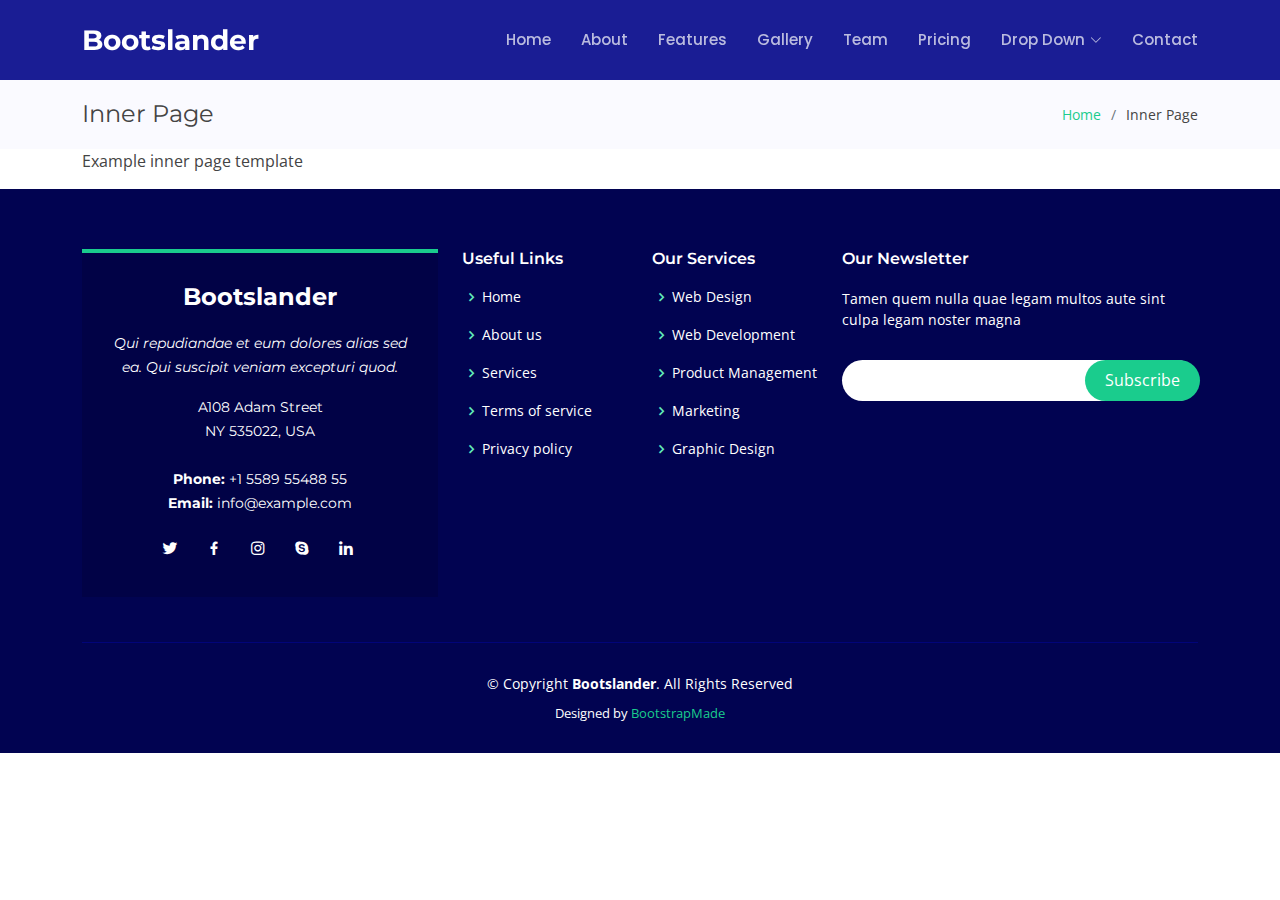
<file: inner-page.html>
<!DOCTYPE html>
<html lang="en">

<head>
  <meta charset="utf-8">
  <meta content="width=device-width, initial-scale=1.0" name="viewport">

  <title>Inner Page - Bootslander Bootstrap Template</title>
  <meta content="" name="description">
  <meta content="" name="keywords">

  <!-- Favicons -->
  <link href="assets/img/favicon.png" rel="icon">
  <link href="assets/img/apple-touch-icon.png" rel="apple-touch-icon">

  <!-- Google Fonts -->
  <link href="https://fonts.googleapis.com/css?family=Open+Sans:300,300i,400,400i,600,600i,700,700i|Montserrat:300,300i,400,400i,500,500i,600,600i,700,700i|Poppins:300,300i,400,400i,500,500i,600,600i,700,700i" rel="stylesheet">

  <!-- Vendor CSS Files -->
  <link href="assets/vendor/aos/aos.css" rel="stylesheet">
  <link href="assets/vendor/bootstrap/css/bootstrap.min.css" rel="stylesheet">
  <link href="assets/vendor/bootstrap-icons/bootstrap-icons.css" rel="stylesheet">
  <link href="assets/vendor/boxicons/css/boxicons.min.css" rel="stylesheet">
  <link href="assets/vendor/glightbox/css/glightbox.min.css" rel="stylesheet">
  <link href="assets/vendor/remixicon/remixicon.css" rel="stylesheet">
  <link href="assets/vendor/swiper/swiper-bundle.min.css" rel="stylesheet">

  <!-- Template Main CSS File -->
  <link href="assets/css/style.css" rel="stylesheet">

  <!-- =======================================================
  * Template Name: Bootslander - v4.9.1
  * Template URL: https://bootstrapmade.com/bootslander-free-bootstrap-landing-page-template/
  * Author: BootstrapMade.com
  * License: https://bootstrapmade.com/license/
  ======================================================== -->
</head>

<body>

  <!-- ======= Header ======= -->
  <header id="header" class="fixed-top d-flex align-items-center ">
    <div class="container d-flex align-items-center justify-content-between">

      <div class="logo">
        <h1><a href="index.html"><span>Bootslander</span></a></h1>
        <!-- Uncomment below if you prefer to use an image logo -->
        <!-- <a href="index.html"><img src="assets/img/logo.png" alt="" class="img-fluid"></a>-->
      </div>

      <nav id="navbar" class="navbar">
        <ul>
          <li><a class="nav-link scrollto " href="#hero">Home</a></li>
          <li><a class="nav-link scrollto" href="#about">About</a></li>
          <li><a class="nav-link scrollto" href="#features">Features</a></li>
          <li><a class="nav-link scrollto" href="#gallery">Gallery</a></li>
          <li><a class="nav-link scrollto" href="#team">Team</a></li>
          <li><a class="nav-link scrollto" href="#pricing">Pricing</a></li>
          <li class="dropdown"><a href="#"><span>Drop Down</span> <i class="bi bi-chevron-down"></i></a>
            <ul>
              <li><a href="#">Drop Down 1</a></li>
              <li class="dropdown"><a href="#"><span>Deep Drop Down</span> <i class="bi bi-chevron-right"></i></a>
                <ul>
                  <li><a href="#">Deep Drop Down 1</a></li>
                  <li><a href="#">Deep Drop Down 2</a></li>
                  <li><a href="#">Deep Drop Down 3</a></li>
                  <li><a href="#">Deep Drop Down 4</a></li>
                  <li><a href="#">Deep Drop Down 5</a></li>
                </ul>
              </li>
              <li><a href="#">Drop Down 2</a></li>
              <li><a href="#">Drop Down 3</a></li>
              <li><a href="#">Drop Down 4</a></li>
            </ul>
          </li>
          <li><a class="nav-link scrollto" href="#contact">Contact</a></li>
        </ul>
        <i class="bi bi-list mobile-nav-toggle"></i>
      </nav><!-- .navbar -->

    </div>
  </header><!-- End Header -->

  <main id="main">

    <!-- ======= Breadcrumbs Section ======= -->
    <section class="breadcrumbs">
      <div class="container">

        <div class="d-flex justify-content-between align-items-center">
          <h2>Inner Page</h2>
          <ol>
            <li><a href="index.html">Home</a></li>
            <li>Inner Page</li>
          </ol>
        </div>

      </div>
    </section><!-- End Breadcrumbs Section -->

    <section class="inner-page">
      <div class="container">
        <p>
          Example inner page template
        </p>
      </div>
    </section>

  </main><!-- End #main -->

  <!-- ======= Footer ======= -->
  <footer id="footer">
    <div class="footer-top">
      <div class="container">
        <div class="row">

          <div class="col-lg-4 col-md-6">
            <div class="footer-info">
              <h3>Bootslander</h3>
              <p class="pb-3"><em>Qui repudiandae et eum dolores alias sed ea. Qui suscipit veniam excepturi quod.</em></p>
              <p>
                A108 Adam Street <br>
                NY 535022, USA<br><br>
                <strong>Phone:</strong> +1 5589 55488 55<br>
                <strong>Email:</strong> info@example.com<br>
              </p>
              <div class="social-links mt-3">
                <a href="#" class="twitter"><i class="bx bxl-twitter"></i></a>
                <a href="#" class="facebook"><i class="bx bxl-facebook"></i></a>
                <a href="#" class="instagram"><i class="bx bxl-instagram"></i></a>
                <a href="#" class="google-plus"><i class="bx bxl-skype"></i></a>
                <a href="#" class="linkedin"><i class="bx bxl-linkedin"></i></a>
              </div>
            </div>
          </div>

          <div class="col-lg-2 col-md-6 footer-links">
            <h4>Useful Links</h4>
            <ul>
              <li><i class="bx bx-chevron-right"></i> <a href="#">Home</a></li>
              <li><i class="bx bx-chevron-right"></i> <a href="#">About us</a></li>
              <li><i class="bx bx-chevron-right"></i> <a href="#">Services</a></li>
              <li><i class="bx bx-chevron-right"></i> <a href="#">Terms of service</a></li>
              <li><i class="bx bx-chevron-right"></i> <a href="#">Privacy policy</a></li>
            </ul>
          </div>

          <div class="col-lg-2 col-md-6 footer-links">
            <h4>Our Services</h4>
            <ul>
              <li><i class="bx bx-chevron-right"></i> <a href="#">Web Design</a></li>
              <li><i class="bx bx-chevron-right"></i> <a href="#">Web Development</a></li>
              <li><i class="bx bx-chevron-right"></i> <a href="#">Product Management</a></li>
              <li><i class="bx bx-chevron-right"></i> <a href="#">Marketing</a></li>
              <li><i class="bx bx-chevron-right"></i> <a href="#">Graphic Design</a></li>
            </ul>
          </div>

          <div class="col-lg-4 col-md-6 footer-newsletter">
            <h4>Our Newsletter</h4>
            <p>Tamen quem nulla quae legam multos aute sint culpa legam noster magna</p>
            <form action="" method="post">
              <input type="email" name="email"><input type="submit" value="Subscribe">
            </form>

          </div>

        </div>
      </div>
    </div>

    <div class="container">
      <div class="copyright">
        &copy; Copyright <strong><span>Bootslander</span></strong>. All Rights Reserved
      </div>
      <div class="credits">
        <!-- All the links in the footer should remain intact. -->
        <!-- You can delete the links only if you purchased the pro version. -->
        <!-- Licensing information: https://bootstrapmade.com/license/ -->
        <!-- Purchase the pro version with working PHP/AJAX contact form: https://bootstrapmade.com/bootslander-free-bootstrap-landing-page-template/ -->
        Designed by <a href="https://bootstrapmade.com/">BootstrapMade</a>
      </div>
    </div>
  </footer><!-- End Footer -->

  <a href="#" class="back-to-top d-flex align-items-center justify-content-center"><i class="bi bi-arrow-up-short"></i></a>
  <div id="preloader"></div>

  <!-- Vendor JS Files -->
  <script src="assets/vendor/purecounter/purecounter_vanilla.js"></script>
  <script src="assets/vendor/aos/aos.js"></script>
  <script src="assets/vendor/bootstrap/js/bootstrap.bundle.min.js"></script>
  <script src="assets/vendor/glightbox/js/glightbox.min.js"></script>
  <script src="assets/vendor/swiper/swiper-bundle.min.js"></script>
  <script src="assets/vendor/php-email-form/validate.js"></script>

  <!-- Template Main JS File -->
  <script src="assets/js/main.js"></script>

</body>

</html>
</file>
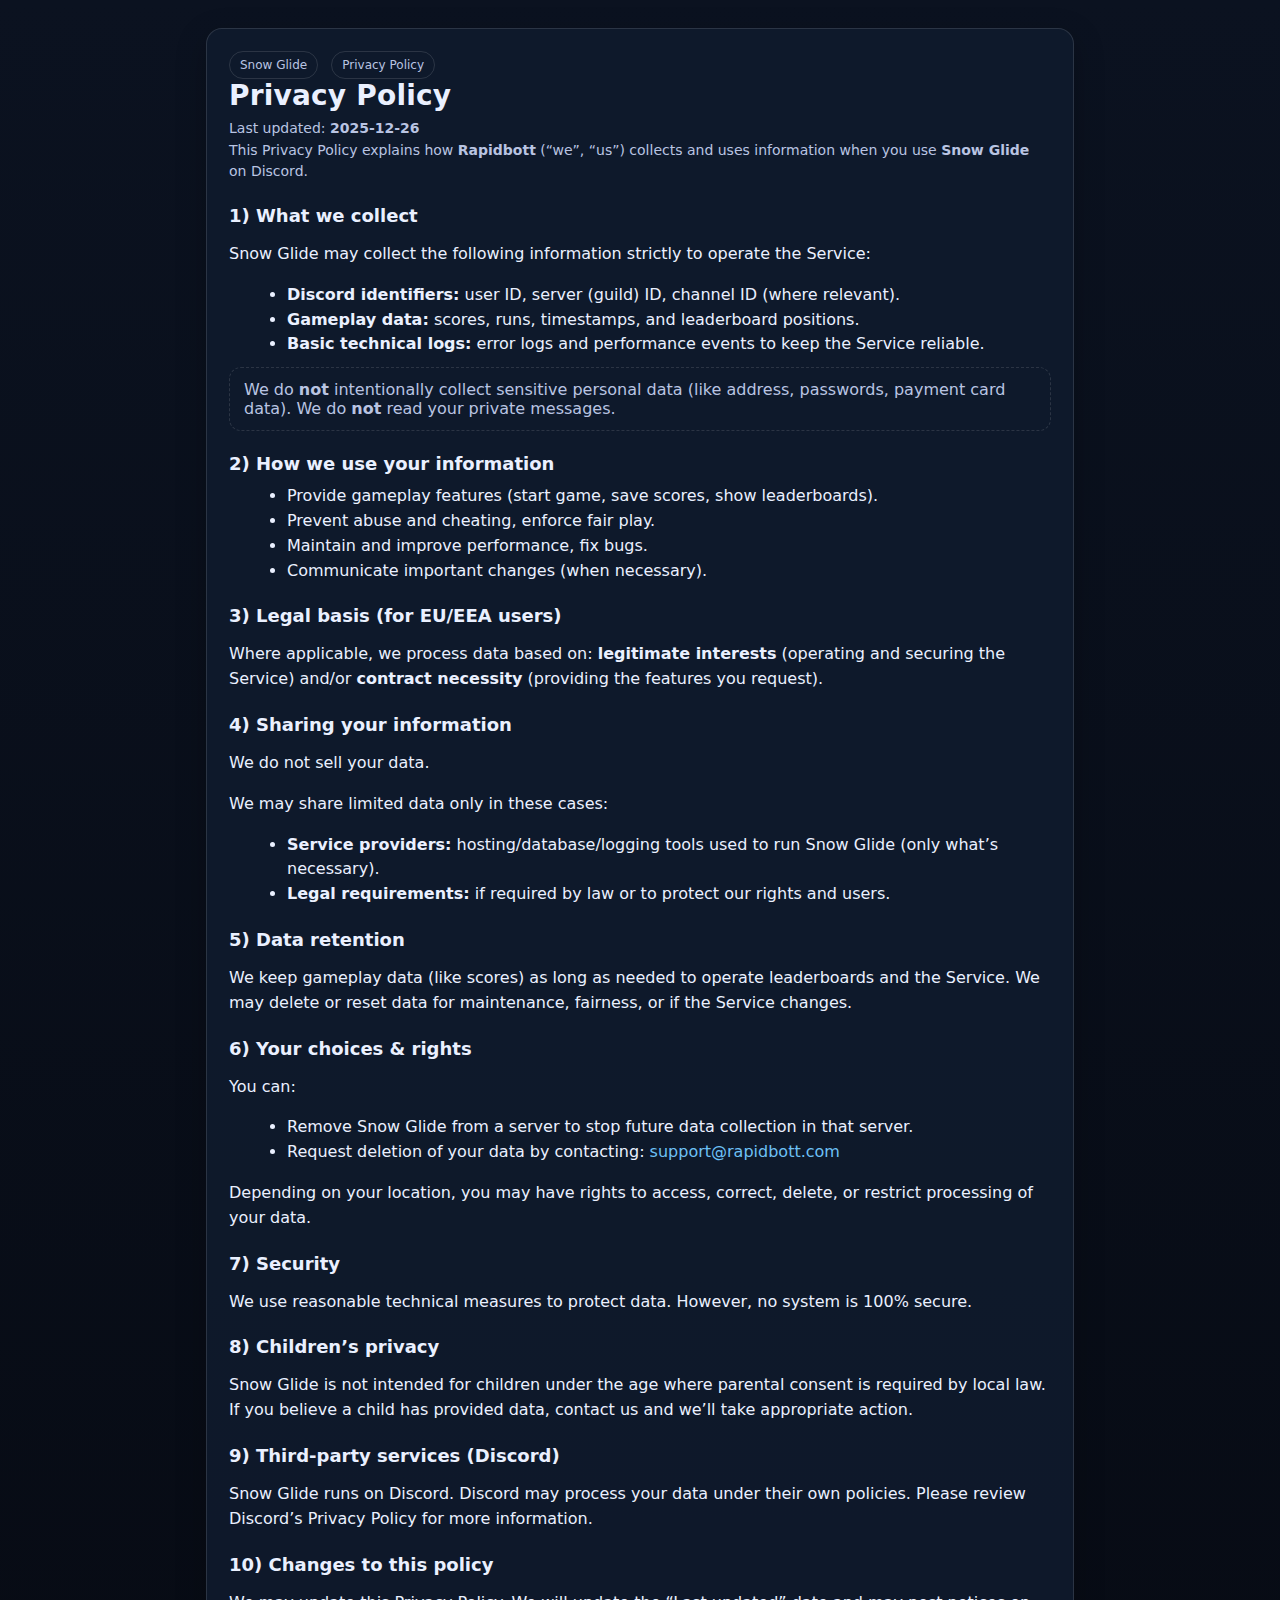
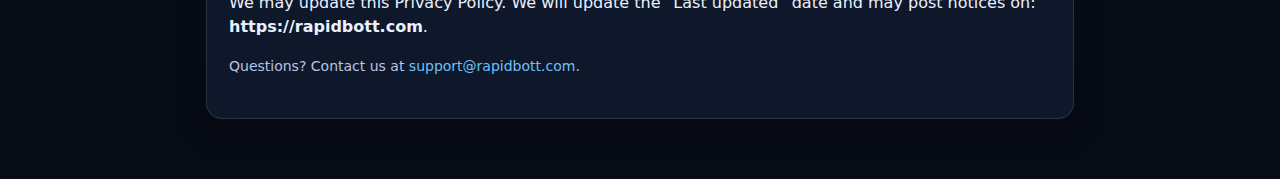
<file: snow-glide-privacy.html>
<!-- Snow Glide – Privacy Policy (HTML Page)
     Replace: YOUR_SITE_NAME, YOUR_COMPANY_NAME, YOUR_CONTACT_EMAIL, YOUR_WEBSITE_URL
-->
<!doctype html>
<html lang="en">
<head>
  <meta charset="utf-8" />
  <meta name="viewport" content="width=device-width,initial-scale=1" />
  <title>Snow Glide – Privacy Policy</title>
  <meta name="description" content="Privacy Policy for Snow Glide (Discord game/app)." />
  <style>
    :root { --bg:#0b1220; --card:#0f1a2d; --text:#eaf0ff; --muted:#b9c4e2; --link:#6dc1f6; --border:rgba(255,255,255,.12); }
    *{box-sizing:border-box} body{margin:0;font-family:ui-sans-serif,system-ui,-apple-system,Segoe UI,Roboto,Arial; background:linear-gradient(180deg,#0b1220,#070b14); color:var(--text);}
    a{color:var(--link); text-decoration:none} a:hover{text-decoration:underline}
    .wrap{max-width:900px;margin:0 auto;padding:28px 16px 60px}
    .card{background:rgba(15,26,45,.92); border:1px solid var(--border); border-radius:16px; padding:22px; box-shadow:0 10px 30px rgba(0,0,0,.25)}
    h1{margin:0 0 6px;font-size:28px;letter-spacing:.2px}
    .sub{margin:0 0 18px;color:var(--muted);font-size:14px}
    h2{margin:22px 0 10px;font-size:18px}
    p,li{color:var(--text);line-height:1.55}
    ul{margin:10px 0 0 18px}
    .pill{display:inline-block;padding:6px 10px;border:1px solid var(--border);border-radius:999px;color:var(--muted);font-size:12px;margin-right:8px}
    .note{padding:12px 14px;border:1px dashed var(--border);border-radius:12px;color:var(--muted);margin-top:10px}
    code{background:rgba(255,255,255,.08); padding:2px 6px; border-radius:6px}
  </style>
</head>
<body>
  <div class="wrap">
    <div class="card">
      <div>
        <span class="pill">Snow Glide</span>
        <span class="pill">Privacy Policy</span>
      </div>

      <h1>Privacy Policy</h1>
      <p class="sub">
        Last updated: <strong>2025-12-26</strong><br />
        This Privacy Policy explains how <strong>Rapidbott</strong> (“we”, “us”) collects and uses information when you use <strong>Snow Glide</strong> on Discord.
      </p>

      <h2>1) What we collect</h2>
      <p>Snow Glide may collect the following information strictly to operate the Service:</p>
      <ul>
        <li><strong>Discord identifiers:</strong> user ID, server (guild) ID, channel ID (where relevant).</li>
        <li><strong>Gameplay data:</strong> scores, runs, timestamps, and leaderboard positions.</li>
        <li><strong>Basic technical logs:</strong> error logs and performance events to keep the Service reliable.</li>
      </ul>

      <div class="note">
        We do <strong>not</strong> intentionally collect sensitive personal data (like address, passwords, payment card data).
        We do <strong>not</strong> read your private messages.
      </div>

      <h2>2) How we use your information</h2>
      <ul>
        <li>Provide gameplay features (start game, save scores, show leaderboards).</li>
        <li>Prevent abuse and cheating, enforce fair play.</li>
        <li>Maintain and improve performance, fix bugs.</li>
        <li>Communicate important changes (when necessary).</li>
      </ul>

      <h2>3) Legal basis (for EU/EEA users)</h2>
      <p>
        Where applicable, we process data based on:
        <strong>legitimate interests</strong> (operating and securing the Service) and/or
        <strong>contract necessity</strong> (providing the features you request).
      </p>

      <h2>4) Sharing your information</h2>
      <p>We do not sell your data.</p>
      <p>We may share limited data only in these cases:</p>
      <ul>
        <li><strong>Service providers:</strong> hosting/database/logging tools used to run Snow Glide (only what’s necessary).</li>
        <li><strong>Legal requirements:</strong> if required by law or to protect our rights and users.</li>
      </ul>

      <h2>5) Data retention</h2>
      <p>
        We keep gameplay data (like scores) as long as needed to operate leaderboards and the Service.
        We may delete or reset data for maintenance, fairness, or if the Service changes.
      </p>

      <h2>6) Your choices & rights</h2>
      <p>You can:</p>
      <ul>
        <li>Remove Snow Glide from a server to stop future data collection in that server.</li>
        <li>Request deletion of your data by contacting: <a href="mailto:support@rapidbott.com">support@rapidbott.com</a></li>
      </ul>
      <p>
        Depending on your location, you may have rights to access, correct, delete, or restrict processing of your data.
      </p>

      <h2>7) Security</h2>
      <p>
        We use reasonable technical measures to protect data. However, no system is 100% secure.
      </p>

      <h2>8) Children’s privacy</h2>
      <p>
        Snow Glide is not intended for children under the age where parental consent is required by local law.
        If you believe a child has provided data, contact us and we’ll take appropriate action.
      </p>

      <h2>9) Third-party services (Discord)</h2>
      <p>
        Snow Glide runs on Discord. Discord may process your data under their own policies.
        Please review Discord’s Privacy Policy for more information.
      </p>

      <h2>10) Changes to this policy</h2>
      <p>
        We may update this Privacy Policy. We will update the “Last updated” date and may post notices on:
        <strong>https://rapidbott.com</strong>.
      </p>

      <p class="sub" style="margin-top:16px">
        Questions? Contact us at <a href="mailto:support@rapidbott.com">support@rapidbott.com</a>.
      </p>
    </div>
  </div>
</body>
</html>
</file>
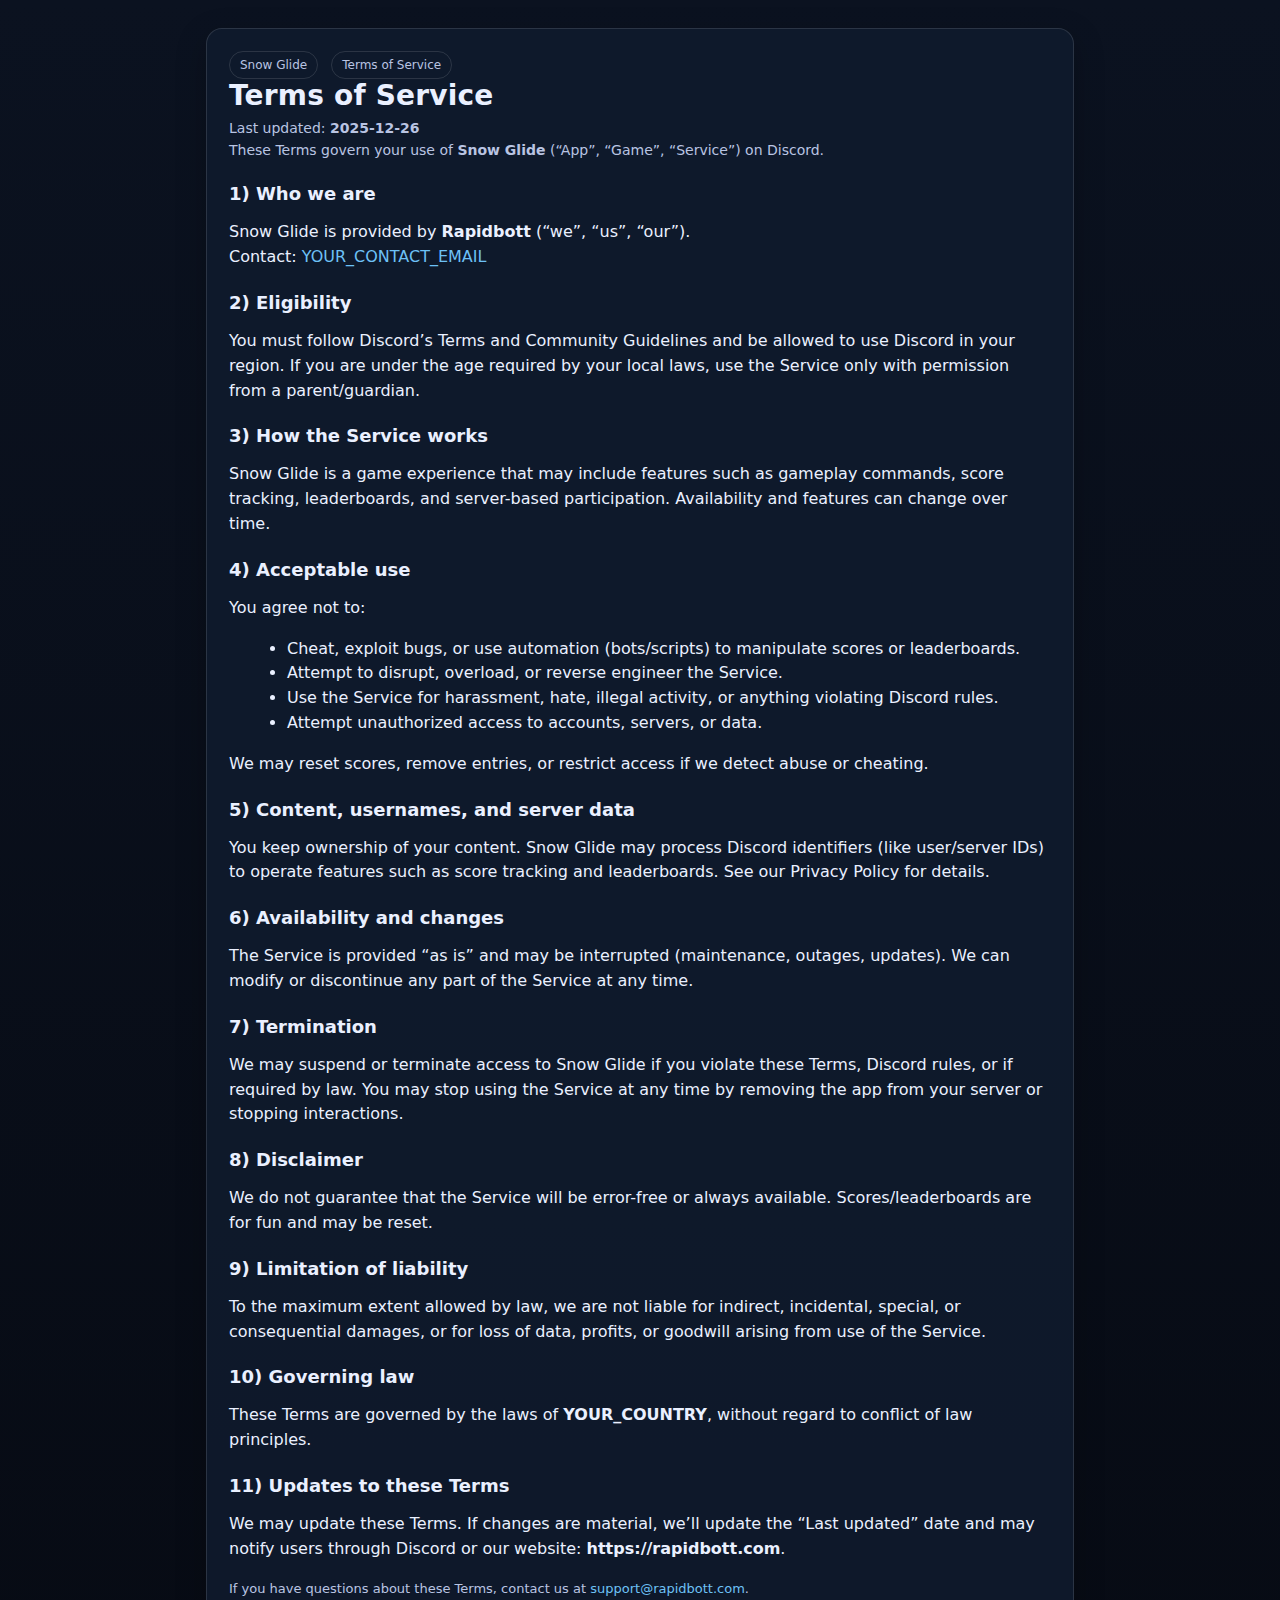
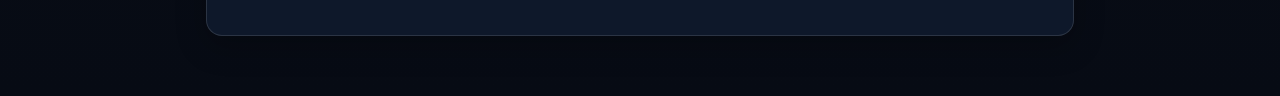
<file: snow-glide-terms.html>
<!-- Snow Glide – Terms of Service (HTML Page)
     Replace: YOUR_SITE_NAME, YOUR_COMPANY_NAME, YOUR_CONTACT_EMAIL, YOUR_COUNTRY, YOUR_WEBSITE_URL
-->
<!doctype html>
<html lang="en">
<head>
  <meta charset="utf-8" />
  <meta name="viewport" content="width=device-width,initial-scale=1" />
  <title>Snow Glide – Terms of Service</title>
  <meta name="description" content="Terms of Service for Snow Glide (Discord game/app)." />
  <style>
    :root { --bg:#0b1220; --card:#0f1a2d; --text:#eaf0ff; --muted:#b9c4e2; --link:#6dc1f6; --border:rgba(255,255,255,.12); }
    *{box-sizing:border-box} body{margin:0;font-family:ui-sans-serif,system-ui,-apple-system,Segoe UI,Roboto,Arial; background:linear-gradient(180deg,#0b1220,#070b14); color:var(--text);}
    a{color:var(--link); text-decoration:none} a:hover{text-decoration:underline}
    .wrap{max-width:900px;margin:0 auto;padding:28px 16px 60px}
    .card{background:rgba(15,26,45,.92); border:1px solid var(--border); border-radius:16px; padding:22px; box-shadow:0 10px 30px rgba(0,0,0,.25)}
    h1{margin:0 0 6px;font-size:28px;letter-spacing:.2px}
    .sub{margin:0 0 18px;color:var(--muted);font-size:14px}
    h2{margin:22px 0 10px;font-size:18px}
    p,li{color:var(--text);line-height:1.55}
    ul{margin:10px 0 0 18px}
    .pill{display:inline-block;padding:6px 10px;border:1px solid var(--border);border-radius:999px;color:var(--muted);font-size:12px;margin-right:8px}
    .footer{margin-top:18px;color:var(--muted);font-size:13px}
    code{background:rgba(255,255,255,.08); padding:2px 6px; border-radius:6px}
  </style>
</head>
<body>
  <div class="wrap">
    <div class="card">
      <div>
        <span class="pill">Snow Glide</span>
        <span class="pill">Terms of Service</span>
      </div>

      <h1>Terms of Service</h1>
      <p class="sub">
        Last updated: <strong>2025-12-26</strong><br />
        These Terms govern your use of <strong>Snow Glide</strong> (“App”, “Game”, “Service”) on Discord.
      </p>

      <h2>1) Who we are</h2>
      <p>
        Snow Glide is provided by <strong>Rapidbott</strong> (“we”, “us”, “our”).<br />
        Contact: <a href="mailto:support@rapidbott.com">YOUR_CONTACT_EMAIL</a>
      </p>

      <h2>2) Eligibility</h2>
      <p>
        You must follow Discord’s Terms and Community Guidelines and be allowed to use Discord in your region.
        If you are under the age required by your local laws, use the Service only with permission from a parent/guardian.
      </p>

      <h2>3) How the Service works</h2>
      <p>
        Snow Glide is a game experience that may include features such as gameplay commands, score tracking, leaderboards,
        and server-based participation. Availability and features can change over time.
      </p>

      <h2>4) Acceptable use</h2>
      <p>You agree not to:</p>
      <ul>
        <li>Cheat, exploit bugs, or use automation (bots/scripts) to manipulate scores or leaderboards.</li>
        <li>Attempt to disrupt, overload, or reverse engineer the Service.</li>
        <li>Use the Service for harassment, hate, illegal activity, or anything violating Discord rules.</li>
        <li>Attempt unauthorized access to accounts, servers, or data.</li>
      </ul>
      <p>
        We may reset scores, remove entries, or restrict access if we detect abuse or cheating.
      </p>

      <h2>5) Content, usernames, and server data</h2>
      <p>
        You keep ownership of your content. Snow Glide may process Discord identifiers (like user/server IDs) to
        operate features such as score tracking and leaderboards. See our Privacy Policy for details.
      </p>

      <h2>6) Availability and changes</h2>
      <p>
        The Service is provided “as is” and may be interrupted (maintenance, outages, updates). We can modify or
        discontinue any part of the Service at any time.
      </p>

      <h2>7) Termination</h2>
      <p>
        We may suspend or terminate access to Snow Glide if you violate these Terms, Discord rules, or if required by law.
        You may stop using the Service at any time by removing the app from your server or stopping interactions.
      </p>

      <h2>8) Disclaimer</h2>
      <p>
        We do not guarantee that the Service will be error-free or always available. Scores/leaderboards are for fun and may be reset.
      </p>

      <h2>9) Limitation of liability</h2>
      <p>
        To the maximum extent allowed by law, we are not liable for indirect, incidental, special, or consequential damages,
        or for loss of data, profits, or goodwill arising from use of the Service.
      </p>

      <h2>10) Governing law</h2>
      <p>
        These Terms are governed by the laws of <strong>YOUR_COUNTRY</strong>, without regard to conflict of law principles.
      </p>

      <h2>11) Updates to these Terms</h2>
      <p>
        We may update these Terms. If changes are material, we’ll update the “Last updated” date and may notify users
        through Discord or our website: <strong>https://rapidbott.com</strong>.
      </p>

      <p class="footer">
        If you have questions about these Terms, contact us at
        <a href="mailto:support@rapidbott.com">support@rapidbott.com</a>.
      </p>
    </div>
  </div>
</body>
</html>
</file>
<file: assets/css/style.css>
/**
* Template Name: Bootslander - v4.9.1
* Template URL: https://bootstrapmade.com/bootslander-free-bootstrap-landing-page-template/
* Author: BootstrapMade.com
* License: https://bootstrapmade.com/license/
*/

/*--------------------------------------------------------------
# General
--------------------------------------------------------------*/
body {
  font-family: "Open Sans", sans-serif;
  color: #444444;
  overflow-x: hidden;
}

a {
  color: #1acc8d;
  text-decoration: none;
}

a:hover {
  color: #34e5a6;
  text-decoration: none;
}

h1,
h2,
h3,
h4,
h5,
h6 {
  font-family: "Montserrat", sans-serif;
}

/*--------------------------------------------------------------
# Preloader
--------------------------------------------------------------*/
#preloader {
  position: fixed;
  top: 0;
  left: 0;
  right: 0;
  bottom: 0;
  z-index: 9999;
  overflow: hidden;
  background: #fff;
}

#preloader:before {
  content: "";
  position: fixed;
  top: calc(50% - 30px);
  left: calc(50% - 30px);
  border: 6px solid #1acc8d;
  border-top-color: #d2f9eb;
  border-radius: 50%;
  width: 60px;
  height: 60px;
  -webkit-animation: animate-preloader 1s linear infinite;
  animation: animate-preloader 1s linear infinite;
}

@-webkit-keyframes animate-preloader {
  0% {
    transform: rotate(0deg);
  }

  100% {
    transform: rotate(360deg);
  }
}

@keyframes animate-preloader {
  0% {
    transform: rotate(0deg);
  }

  100% {
    transform: rotate(360deg);
  }
}

/*--------------------------------------------------------------
# Back to top button
--------------------------------------------------------------*/
.back-to-top {
  position: fixed;
  visibility: hidden;
  opacity: 0;
  right: 15px;
  bottom: 15px;
  z-index: 996;
  background: #1acc8d;
  width: 40px;
  height: 40px;
  border-radius: 50px;
  transition: all 0.4s;
}

.back-to-top i {
  font-size: 28px;
  color: #fff;
  line-height: 0;
}

.back-to-top:hover {
  background: #2be4a2;
  color: #fff;
}

.back-to-top.active {
  visibility: visible;
  opacity: 1;
}

/*--------------------------------------------------------------
# Disable AOS delay on mobile
--------------------------------------------------------------*/
@media screen and (max-width: 768px) {
  [data-aos-delay] {
    transition-delay: 0 !important;
  }
}

/*--------------------------------------------------------------
# Header
--------------------------------------------------------------*/
#header {
  height: 80px;
  transition: all 0.5s;
  z-index: 997;
  transition: all 0.5s;
  background: rgba(1, 4, 136, 0.9);
}

#header.header-transparent {
  background: transparent;
}

#header.header-scrolled {
  background: rgba(1, 4, 136, 0.9);
  height: 60px;
}

#header .logo h1 {
  font-size: 28px;
  margin: 0;
  padding: 0;
  line-height: 1;
  font-weight: 700;
}

#header .logo h1 a,
#header .logo h1 a:hover {
  color: #fff;
  text-decoration: none;
}

#header .logo img {
  padding: 0;
  margin: 0;
  max-height: 40px;
}

/*--------------------------------------------------------------
# Navigation Menu
--------------------------------------------------------------*/
/**
* Desktop Navigation 
*/
.navbar {
  padding: 0;
}

.navbar ul {
  margin: 0;
  padding: 0;
  display: flex;
  list-style: none;
  align-items: center;
}

.navbar li {
  position: relative;
}

.navbar a,
.navbar a:focus {
  display: flex;
  align-items: center;
  justify-content: space-between;
  padding: 10px 0 10px 30px;
  font-size: 15px;
  font-weight: 500;
  font-family: "Poppins", sans-serif;
  color: rgba(255, 255, 255, 0.7);
  white-space: nowrap;
  transition: 0.3s;
}

.navbar a i,
.navbar a:focus i {
  font-size: 12px;
  line-height: 0;
  margin-left: 5px;
}

.navbar>ul>li>a:before {
  content: "";
  position: absolute;
  width: 0;
  height: 2px;
  bottom: 3px;
  left: 30px;
  background-color: #1acc8d;
  visibility: hidden;
  width: 0px;
  transition: all 0.3s ease-in-out 0s;
}

.navbar a:hover:before,
.navbar li:hover>a:before,
.navbar .active:before {
  visibility: visible;
  width: 25px;
}

.navbar a:hover,
.navbar .active,
.navbar .active:focus,
.navbar li:hover>a {
  color: #fff;
}

.navbar .dropdown ul {
  display: block;
  position: absolute;
  left: 30px;
  top: calc(100% + 30px);
  margin: 0;
  padding: 10px 0;
  z-index: 99;
  opacity: 0;
  visibility: hidden;
  background: #fff;
  box-shadow: 0px 0px 30px rgba(127, 137, 161, 0.25);
  transition: 0.3s;
  border-radius: 4px;
}

.navbar .dropdown ul li {
  min-width: 200px;
}

.navbar .dropdown ul a {
  padding: 10px 20px;
  font-size: 14px;
  font-weight: 500;
  text-transform: none;
  color: #01036f;
}

.navbar .dropdown ul a i {
  font-size: 12px;
}

.navbar .dropdown ul a:hover,
.navbar .dropdown ul .active:hover,
.navbar .dropdown ul li:hover>a {
  color: #1acc8d;
}

.navbar .dropdown:hover>ul {
  opacity: 1;
  top: 100%;
  visibility: visible;
}

.navbar .dropdown .dropdown ul {
  top: 0;
  left: calc(100% - 30px);
  visibility: hidden;
}

.navbar .dropdown .dropdown:hover>ul {
  opacity: 1;
  top: 0;
  left: 100%;
  visibility: visible;
}

@media (max-width: 1366px) {
  .navbar .dropdown .dropdown ul {
    left: -90%;
  }

  .navbar .dropdown .dropdown:hover>ul {
    left: -100%;
  }
}

/**
* Mobile Navigation 
*/
.mobile-nav-toggle {
  color: #fff;
  font-size: 28px;
  cursor: pointer;
  display: none;
  line-height: 0;
  transition: 0.5s;
}

@media (max-width: 991px) {
  .mobile-nav-toggle {
    display: block;
  }

  .navbar ul {
    display: none;
  }
}

.navbar-mobile {
  position: fixed;
  overflow: hidden;
  top: 0;
  right: 0;
  left: 0;
  bottom: 0;
  background: rgba(1, 3, 91, 0.9);
  transition: 0.3s;
  z-index: 999;
}

.navbar-mobile .mobile-nav-toggle {
  position: absolute;
  top: 15px;
  right: 15px;
}

.navbar-mobile ul {
  display: block;
  position: absolute;
  top: 55px;
  right: 15px;
  bottom: 15px;
  left: 15px;
  padding: 10px 0;
  border-radius: 8px;
  background-color: #fff;
  overflow-y: auto;
  transition: 0.3s;
}

.navbar-mobile>ul>li>a:before {
  left: 20px;
}

.navbar-mobile a,
.navbar-mobile a:focus {
  padding: 10px 20px;
  font-size: 15px;
  color: #0205a1;
}

.navbar-mobile a:hover,
.navbar-mobile .active,
.navbar-mobile li:hover>a {
  color: #3f43fd;
}

.navbar-mobile .getstarted,
.navbar-mobile .getstarted:focus {
  margin: 15px;
}

.navbar-mobile .dropdown ul,
.navbar-mobile .dropdown .dropdown ul {
  position: static;
  display: none;
  margin: 10px 20px;
  padding: 10px 0;
  z-index: 99;
  opacity: 1;
  visibility: visible;
  background: #fff;
  box-shadow: 0px 0px 30px rgba(127, 137, 161, 0.25);
}

.navbar-mobile .dropdown ul li,
.navbar-mobile .dropdown .dropdown ul li {
  min-width: 200px;
}

.navbar-mobile .dropdown ul a,
.navbar-mobile .dropdown .dropdown ul a {
  padding: 10px 20px;
}

.navbar-mobile .dropdown ul a i,
.navbar-mobile .dropdown .dropdown ul a i {
  font-size: 12px;
}

.navbar-mobile .dropdown ul a:hover,
.navbar-mobile .dropdown ul .active:hover,
.navbar-mobile .dropdown ul li:hover>a,
.navbar-mobile .dropdown .dropdown ul a:hover,
.navbar-mobile .dropdown .dropdown ul .active:hover,
.navbar-mobile .dropdown .dropdown ul li:hover>a {
  color: #1acc8d;
}

.navbar-mobile .dropdown>.dropdown-active,
.navbar-mobile .dropdown .dropdown>.dropdown-active {
  display: block;
}

/*--------------------------------------------------------------
# Hero Section
--------------------------------------------------------------*/
#hero, .hero {
  width: 100%;
  background: url("../img/hero-bg.jpg");
  position: relative;
  padding: 120px 0 0 0;
}

#hero:before, .hero:before {
  content: "";
  background: rgba(2, 5, 161, 0.91);
  position: absolute;
  bottom: 0;
  top: 0;
  left: 0;
  right: 0;
}

#hero h1, .hero h1 {
  margin: 0 0 20px 0;
  font-size: 48px;
  font-weight: 700;
  line-height: 56px;
  color: rgba(255, 255, 255, 0.8);
}

#hero h1 span, .hero h1 span {
  color: #fff;
  border-bottom: 4px solid #1acc8d;
}

#hero h2, .hero h2 {
  color: rgba(255, 255, 255, 0.8);
  margin-bottom: 40px;
  font-size: 24px;
}

#hero .btn-get-started, .hero .btn-get-started {
  font-family: "Montserrat", sans-serif;
  font-weight: 500;
  font-size: 16px;
  letter-spacing: 1px;
  display: inline-block;
  padding: 10px 30px;
  border-radius: 50px;
  transition: 0.5s;
  color: #fff;
  background: #1acc8d;
}

#hero .btn-get-started:hover, .hero .btn-get-started:hover {
  background: #17b57d;
}

#hero .animated, .hero .animated {
  animation: up-down 2s ease-in-out infinite alternate-reverse both;
}

@media (min-width: 1024px) {
  #hero, .hero {
    background-attachment: fixed;
  }
}

@media (max-width: 991px) {
  #hero, .hero {
    padding-top: 80px;
  }

  #hero .animated, .hero .animated {
    -webkit-animation: none;
    animation: none;
  }

  #hero .hero-img, .hero .hero-img {
    text-align: center;
  }

  #hero .hero-img img, .hero .hero-img img {
    max-width: 50%;
  }

  #hero h1, .hero h1 {
    font-size: 28px;
    line-height: 32px;
    margin-bottom: 10px;
  }

  #hero h2, .hero h2 {
    font-size: 18px;
    line-height: 24px;
    margin-bottom: 30px;
  }
}

@media (max-width: 575px) {
  #hero .hero-img img, .hero .hero-img img {
    width: 80%;
  }
}

@-webkit-keyframes up-down {
  0% {
    transform: translateY(10px);
  }

  100% {
    transform: translateY(-10px);
  }
}

@keyframes up-down {
  0% {
    transform: translateY(10px);
  }

  100% {
    transform: translateY(-10px);
  }
}

.hero-waves {
  display: block;
  margin-top: 60px;
  width: 100%;
  height: 60px;
  z-index: 5;
  position: relative;
}

.wave1 use {
  -webkit-animation: move-forever1 10s linear infinite;
  animation: move-forever1 10s linear infinite;
  -webkit-animation-delay: -2s;
  animation-delay: -2s;
}

.wave2 use {
  -webkit-animation: move-forever2 8s linear infinite;
  animation: move-forever2 8s linear infinite;
  -webkit-animation-delay: -2s;
  animation-delay: -2s;
}

.wave3 use {
  -webkit-animation: move-forever3 6s linear infinite;
  animation: move-forever3 6s linear infinite;
  -webkit-animation-delay: -2s;
  animation-delay: -2s;
}

@-webkit-keyframes move-forever1 {
  0% {
    transform: translate(85px, 0%);
  }

  100% {
    transform: translate(-90px, 0%);
  }
}

@keyframes move-forever1 {
  0% {
    transform: translate(85px, 0%);
  }

  100% {
    transform: translate(-90px, 0%);
  }
}

@-webkit-keyframes move-forever2 {
  0% {
    transform: translate(-90px, 0%);
  }

  100% {
    transform: translate(85px, 0%);
  }
}

@keyframes move-forever2 {
  0% {
    transform: translate(-90px, 0%);
  }

  100% {
    transform: translate(85px, 0%);
  }
}

@-webkit-keyframes move-forever3 {
  0% {
    transform: translate(-90px, 0%);
  }

  100% {
    transform: translate(85px, 0%);
  }
}

@keyframes move-forever3 {
  0% {
    transform: translate(-90px, 0%);
  }

  100% {
    transform: translate(85px, 0%);
  }
}

/*--------------------------------------------------------------
# Sections General
--------------------------------------------------------------*/
.section {
  padding: 60px 0;
  overflow: hidden;
}

.section-bg {
  background-color: #f5f5ff;
}

.section-title {
  padding-bottom: 40px;
}

.section-title h2 {
  font-size: 14px;
  font-weight: 500;
  padding: 0;
  line-height: 1px;
  margin: 0 0 5px 0;
  letter-spacing: 2px;
  text-transform: uppercase;
  color: #aaaaaa;
  font-family: "Poppins", sans-serif;
}

.section-title h2::after {
  content: "";
  width: 120px;
  height: 1px;
  display: inline-block;
  background: #1acc8d;
  margin: 4px 10px;
}

.section-title p {
  margin: 0;
  margin: 0;
  font-size: 36px;
  font-weight: 700;
  text-transform: uppercase;
  font-family: "Poppins", sans-serif;
  color: #010483;
}

/*--------------------------------------------------------------
# Breadcrumbs
--------------------------------------------------------------*/
.breadcrumbs {
  padding: 20px 0;
  background-color: #fafaff;
  min-height: 40px;
  margin-top: 80px;
}

@media (max-width: 992px) {
  .breadcrumbs {
    margin-top: 64px;
  }
}

.breadcrumbs h2 {
  font-size: 24px;
  font-weight: 400;
  margin: 0;
}

@media (max-width: 992px) {
  .breadcrumbs h2 {
    margin: 0 0 10px 0;
  }
}

.breadcrumbs ol {
  display: flex;
  flex-wrap: wrap;
  list-style: none;
  padding: 0;
  margin: 0;
  font-size: 14px;
}

.breadcrumbs ol li+li {
  padding-left: 10px;
}

.breadcrumbs ol li+li::before {
  display: inline-block;
  padding-right: 10px;
  color: #6c757d;
  content: "/";
}

@media (max-width: 768px) {
  .breadcrumbs .d-flex {
    display: block !important;
  }

  .breadcrumbs ol {
    display: block;
  }

  .breadcrumbs ol li {
    display: inline-block;
  }
}

/*--------------------------------------------------------------
# About
--------------------------------------------------------------*/
.about {
  padding: 40px 0 0 0;
}

.about .icon-boxes h3 {
  font-size: 28px;
  font-weight: 700;
  color: #010483;
  margin-bottom: 15px;
}

.about .icon-box {
  margin-top: 40px;
}

.about .icon-box .icon {
  float: left;
  display: flex;
  align-items: center;
  justify-content: center;
  width: 64px;
  height: 64px;
  border: 2px solid #7ceec6;
  border-radius: 50px;
  transition: 0.5s;
}

.about .icon-box .icon i {
  color: #1acc8d;
  font-size: 32px;
}

.about .icon-box:hover .icon {
  background: #1acc8d;
  border-color: #1acc8d;
}

.about .icon-box:hover .icon i {
  color: #fff;
}

.about .icon-box .title {
  margin-left: 85px;
  font-weight: 700;
  margin-bottom: 10px;
  font-size: 18px;
}

.about .icon-box .title a {
  color: #343a40;
  transition: 0.3s;
}

.about .icon-box .title a:hover {
  color: #1acc8d;
}

.about .icon-box .description {
  margin-left: 85px;
  line-height: 24px;
  font-size: 14px;
}

.about .video-box {
  background: url("https://global-uploads.webflow.com/6271eccd721c60cfc506dd88/62b83eba380f06f07341d789_image%20(47).png") center center no-repeat;
  background-size: contain;
  min-height: 300px;
}

.about .play-btn {
  width: 94px;
  height: 94px;
  background: radial-gradient(#3f43fd 50%, rgba(63, 67, 253, 0.4) 52%);
  border-radius: 50%;
  display: block;
  position: absolute;
  left: calc(50% - 47px);
  top: calc(50% - 47px);
  overflow: hidden;
}

.about .play-btn::after {
  content: "";
  position: absolute;
  left: 50%;
  top: 50%;
  transform: translateX(-40%) translateY(-50%);
  width: 0;
  height: 0;
  border-top: 10px solid transparent;
  border-bottom: 10px solid transparent;
  border-left: 15px solid #fff;
  z-index: 100;
  transition: all 400ms cubic-bezier(0.55, 0.055, 0.675, 0.19);
}

.about .play-btn::before {
  content: "";
  position: absolute;
  width: 120px;
  height: 120px;
  -webkit-animation-delay: 0s;
  animation-delay: 0s;
  -webkit-animation: pulsate-btn 2s;
  animation: pulsate-btn 2s;
  -webkit-animation-direction: forwards;
  animation-direction: forwards;
  -webkit-animation-iteration-count: infinite;
  animation-iteration-count: infinite;
  -webkit-animation-timing-function: steps;
  animation-timing-function: steps;
  opacity: 1;
  border-radius: 50%;
  border: 5px solid rgba(63, 67, 253, 0.7);
  top: -15%;
  left: -15%;
  background: rgba(198, 16, 0, 0);
}

.about .play-btn:hover::after {
  border-left: 15px solid #3f43fd;
  transform: scale(20);
}

.about .play-btn:hover::before {
  content: "";
  position: absolute;
  left: 50%;
  top: 50%;
  transform: translateX(-40%) translateY(-50%);
  width: 0;
  height: 0;
  border: none;
  border-top: 10px solid transparent;
  border-bottom: 10px solid transparent;
  border-left: 15px solid #fff;
  z-index: 200;
  -webkit-animation: none;
  animation: none;
  border-radius: 0;
}

@-webkit-keyframes pulsate-btn {
  0% {
    transform: scale(0.6, 0.6);
    opacity: 1;
  }

  100% {
    transform: scale(1, 1);
    opacity: 0;
  }
}

@keyframes pulsate-btn {
  0% {
    transform: scale(0.6, 0.6);
    opacity: 1;
  }

  100% {
    transform: scale(1, 1);
    opacity: 0;
  }
}

/*--------------------------------------------------------------
# Features
--------------------------------------------------------------*/
.features .icon-box {
  display: flex;
  align-items: center;
  padding: 20px;
  background: #f5f5ff;
  transition: ease-in-out 0.3s;
}

.features .icon-box i {
  font-size: 32px;
  padding-right: 10px;
  line-height: 1;
}

.features .icon-box h3 {
  font-weight: 700;
  margin: 0;
  padding: 0;
  line-height: 1;
  font-size: 16px;
}

.features .icon-box h3 a {
  color: #010483;
  transition: ease-in-out 0.3s;
}

.features .icon-box h3 a:hover {
  color: #01036f;
}

.features .icon-box:hover {
  background: #ebebff;
}

/*--------------------------------------------------------------
# Counts
--------------------------------------------------------------*/
.counts {
  background: #f5f5ff;
  padding: 70px 0 60px;
}

.counts .count-box {
  padding: 30px 30px 25px 30px;
  width: 100%;
  position: relative;
  text-align: center;
  background: #fff;
}

.counts .count-box i {
  position: absolute;
  top: -25px;
  left: 50%;
  transform: translateX(-50%);
  font-size: 20px;
  background: #1acc8d;
  padding: 12px;
  color: #fff;
  border-radius: 50px;
  display: inline-flex;
  align-items: center;
  justify-content: center;
  line-height: 0;
  width: 48px;
  height: 48px;
}

.counts .count-box span {
  font-size: 36px;
  display: block;
  font-weight: 600;
  color: #010483;
}

.counts .count-box p {
  padding: 0;
  margin: 0;
  font-family: "Montserrat", sans-serif;
  font-size: 14px;
}

/*--------------------------------------------------------------
# Details
--------------------------------------------------------------*/
.details .content+.content {
  margin-top: 100px;
}

.details .content h3 {
  font-weight: 600;
  font-size: 26px;
  color: #010483;
}

.details .content ul {
  list-style: none;
  padding: 0;
}

.details .content ul li {
  padding-bottom: 10px;
}

.details .content ul i {
  font-size: 20px;
  padding-right: 4px;
  color: #1acc8d;
}

.details .content p:last-child {
  margin-bottom: 0;
}

/*--------------------------------------------------------------
# Gallery
--------------------------------------------------------------*/
.gallery .gallery-item {
  overflow: hidden;
  border-right: 3px solid #fff;
  border-bottom: 3px solid #fff;
}

.gallery .gallery-item img {
  transition: all ease-in-out 0.4s;
}

.gallery .gallery-item:hover img {
  transform: scale(1.1);
}

/*--------------------------------------------------------------
# Testimonials
--------------------------------------------------------------*/
.testimonials {
  padding: 80px 0;
  background: url("../img/cta-bg.jpg") no-repeat;
  background-position: center center;
  background-size: cover;
  position: relative;
}

.testimonials::before {
  content: "";
  position: absolute;
  left: 0;
  right: 0;
  top: 0;
  bottom: 0;
  background: rgba(1, 3, 111, 0.8);
}

.testimonials .section-header {
  margin-bottom: 40px;
}

.testimonials .testimonials-carousel,
.testimonials .testimonials-slider {
  overflow: hidden;
}

.testimonials .testimonial-item {
  text-align: center;
  color: #fff;
}

.testimonials .testimonial-item .testimonial-img {
  width: 100px;
  border-radius: 50%;
  border: 6px solid rgba(255, 255, 255, 0.15);
  margin: 0 auto;
}

.testimonials .testimonial-item h3 {
  font-size: 20px;
  font-weight: bold;
  margin: 10px 0 5px 0;
  color: #fff;
}

.testimonials .testimonial-item h4 {
  font-size: 14px;
  color: #ddd;
  margin: 0 0 15px 0;
}

.testimonials .testimonial-item .quote-icon-left,
.testimonials .testimonial-item .quote-icon-right {
  color: rgba(255, 255, 255, 0.4);
  font-size: 26px;
}

.testimonials .testimonial-item .quote-icon-left {
  display: inline-block;
  left: -5px;
  position: relative;
}

.testimonials .testimonial-item .quote-icon-right {
  display: inline-block;
  right: -5px;
  position: relative;
  top: 10px;
}

.testimonials .testimonial-item p {
  font-style: italic;
  margin: 0 auto 15px auto;
  color: #eee;
}

.testimonials .swiper-pagination {
  margin-top: 20px;
  position: relative;
}

.testimonials .swiper-pagination .swiper-pagination-bullet {
  width: 12px;
  height: 12px;
  opacity: 1;
  background-color: rgba(255, 255, 255, 0.4);
}

.testimonials .swiper-pagination .swiper-pagination-bullet-active {
  background-color: #1acc8d;
}

@media (min-width: 1024px) {
  .testimonials {
    background-attachment: fixed;
  }
}

@media (min-width: 992px) {
  .testimonials .testimonial-item p {
    width: 80%;
  }
}

/*--------------------------------------------------------------
# Team
--------------------------------------------------------------*/
.team {
  background: #fff;
}

.team .member {
  text-align: center;
  margin-bottom: 80px;
  position: relative;
}

.team .member .pic {
  border-radius: 4px;
  overflow: hidden;
}

.team .member img {
  transition: all ease-in-out 0.4s;
}

.team .member:hover img {
  transform: scale(1.1);
}

.team .member .member-info {
  position: absolute;
  bottom: -80px;
  left: 0px;
  right: 0px;
  background: rgba(255, 255, 255, 0.9);
  padding: 15px 0;
  border-radius: 0 0 4px 4px;
  box-shadow: 0px 2px 15px rgba(0, 0, 0, 0.1);
}

.team .member h4 {
  font-weight: 700;
  margin-bottom: 10px;
  font-size: 16px;
  color: #01036f;
  position: relative;
  padding-bottom: 10px;
}

.team .member h4::after {
  content: "";
  position: absolute;
  display: block;
  width: 50px;
  height: 1px;
  background: #0d12fc;
  bottom: 0;
  left: calc(50% - 25px);
}

.team .member span {
  font-style: italic;
  display: block;
  font-size: 13px;
  color: #01036f;
}

.team .member .social {
  margin-top: 10px;
}

.team .member .social a {
  transition: color 0.3s;
  color: #01036f;
}

.team .member .social a:hover {
  color: #1acc8d;
}

.team .member .social i {
  font-size: 16px;
  margin: 0 2px;
}

/*--------------------------------------------------------------
# Pricing
--------------------------------------------------------------*/
.pricing .box {
  padding: 20px;
  background: #fff;
  text-align: center;
  box-shadow: 0px 0px 4px rgba(0, 0, 0, 0.12);
  border-radius: 5px;
  position: relative;
  overflow: hidden;
}

.pricing h3 {
  font-weight: 400;
  margin: -20px -20px 20px -20px;
  padding: 20px 15px;
  font-size: 16px;
  font-weight: 600;
  color: #777777;
  background: #f8f8f8;
}

.pricing h4 {
  font-size: 36px;
  color: #1acc8d;
  font-weight: 600;
  font-family: "Poppins", sans-serif;
  margin-bottom: 20px;
}

.pricing h4 sup {
  font-size: 20px;
  top: -15px;
  left: -3px;
}

.pricing h4 span {
  color: #bababa;
  font-size: 16px;
  font-weight: 300;
}

.pricing ul {
  padding: 0;
  list-style: none;
  color: #444444;
  text-align: center;
  line-height: 20px;
  font-size: 14px;
}

.pricing ul li {
  padding-bottom: 16px;
}

.pricing ul i {
  color: #1acc8d;
  font-size: 18px;
  padding-right: 4px;
}

.pricing ul .na {
  color: #ccc;
  text-decoration: line-through;
}

.pricing .btn-wrap {
  margin: 20px -20px -20px -20px;
  padding: 20px 15px;
  background: #f8f8f8;
  text-align: center;
}

.pricing .btn-buy {
  background: #1acc8d;
  display: inline-block;
  padding: 8px 35px 10px 35px;
  border-radius: 50px;
  color: #fff;
  transition: none;
  font-size: 14px;
  font-weight: 400;
  font-family: "Montserrat", sans-serif;
  font-weight: 600;
  transition: 0.3s;
}

.pricing .btn-buy:hover {
  background: #149f6e;
}

.pricing .featured h3 {
  color: #fff;
  background: #1acc8d;
}

.pricing .advanced {
  width: 200px;
  position: absolute;
  top: 18px;
  right: -68px;
  transform: rotate(45deg);
  z-index: 1;
  font-size: 14px;
  padding: 1px 0 3px 0;
  background: #1acc8d;
  color: #fff;
}

/*--------------------------------------------------------------
# F.A.Q
--------------------------------------------------------------*/
.faq .faq-list {
  padding: 0;
}

.faq .faq-list ul {
  padding: 0;
  list-style: none;
}

.faq .faq-list li+li {
  margin-top: 15px;
}

.faq .faq-list li {
  padding: 20px;
  background: #fff;
  border-radius: 4px;
  position: relative;
}

.faq .faq-list a {
  display: block;
  position: relative;
  font-family: "Poppins", sans-serif;
  font-size: 16px;
  line-height: 24px;
  font-weight: 500;
  padding: 0 30px;
  outline: none;
  cursor: pointer;
}

.faq .faq-list .icon-help {
  font-size: 24px;
  position: absolute;
  right: 0;
  left: 20px;
  color: #34e5a6;
}

.faq .faq-list .icon-show,
.faq .faq-list .icon-close {
  font-size: 24px;
  position: absolute;
  right: 0;
  top: 0;
}

.faq .faq-list p {
  margin-bottom: 0;
  padding: 10px 0 0 0;
}

.faq .faq-list .icon-show {
  display: none;
}

.faq .faq-list a.collapsed {
  color: #343a40;
}

.faq .faq-list a.collapsed:hover {
  color: #1acc8d;
}

.faq .faq-list a.collapsed .icon-show {
  display: inline-block;
}

.faq .faq-list a.collapsed .icon-close {
  display: none;
}

@media (max-width: 1200px) {
  .faq .faq-list {
    padding: 0;
  }
}

/*--------------------------------------------------------------
# Contact
--------------------------------------------------------------*/
.contact .info {
  width: 100%;
  background: #fff;
}

.contact .info i {
  font-size: 20px;
  color: #3f43fd;
  float: left;
  width: 44px;
  height: 44px;
  background: #f0f0ff;
  display: flex;
  justify-content: center;
  align-items: center;
  border-radius: 50px;
  transition: all 0.3s ease-in-out;
}

.contact .info h4 {
  padding: 0 0 0 60px;
  font-size: 22px;
  font-weight: 600;
  margin-bottom: 5px;
  color: #010483;
}

.contact .info p {
  padding: 0 0 0 60px;
  margin-bottom: 0;
  font-size: 14px;
  color: #0205a1;
}

.contact .info .email,
.contact .info .phone {
  margin-top: 40px;
}

.contact .info .email:hover i,
.contact .info .address:hover i,
.contact .info .phone:hover i {
  background: #1acc8d;
  color: #fff;
}

.contact .php-email-form {
  width: 100%;
  background: #fff;
}

.contact .php-email-form .form-group {
  padding-bottom: 8px;
}

.contact .php-email-form .error-message {
  display: none;
  color: #fff;
  background: #ed3c0d;
  text-align: left;
  padding: 15px;
  font-weight: 600;
}

.contact .php-email-form .error-message br+br {
  margin-top: 25px;
}

.contact .php-email-form .sent-message {
  display: none;
  color: #fff;
  background: #18d26e;
  text-align: center;
  padding: 15px;
  font-weight: 600;
}

.contact .php-email-form .loading {
  display: none;
  background: #fff;
  text-align: center;
  padding: 15px;
}

.contact .php-email-form .loading:before {
  content: "";
  display: inline-block;
  border-radius: 50%;
  width: 24px;
  height: 24px;
  margin: 0 10px -6px 0;
  border: 3px solid #18d26e;
  border-top-color: #eee;
  -webkit-animation: animate-loading 1s linear infinite;
  animation: animate-loading 1s linear infinite;
}

.contact .php-email-form input,
.contact .php-email-form textarea {
  border-radius: 0;
  box-shadow: none;
  font-size: 14px;
}

.contact .php-email-form input {
  height: 44px;
}

.contact .php-email-form textarea {
  padding: 10px 12px;
}

.contact .php-email-form button[type=submit] {
  background: #1acc8d;
  border: 0;
  padding: 10px 30px;
  color: #fff;
  transition: 0.4s;
  border-radius: 50px;
}

.contact .php-email-form button[type=submit]:hover {
  background: #34e5a6;
}

@-webkit-keyframes animate-loading {
  0% {
    transform: rotate(0deg);
  }

  100% {
    transform: rotate(360deg);
  }
}

@keyframes animate-loading {
  0% {
    transform: rotate(0deg);
  }

  100% {
    transform: rotate(360deg);
  }
}

/*--------------------------------------------------------------
# Footer
--------------------------------------------------------------*/
#footer {
  background: #010351;
  padding: 0 0 30px 0;
  color: #fff;
  font-size: 14px;
}

#footer .footer-top {
  padding: 60px 0 30px 0;
}

#footer .footer-top .footer-info {
  margin-bottom: 15px;
  background: #010246;
  color: #fff;
  border-top: 4px solid #1acc8d;
  text-align: center;
  padding: 30px 20px;
}

#footer .footer-top .footer-info h3 {
  font-size: 24px;
  margin: 0 0 20px 0;
  padding: 2px 0 2px 0;
  line-height: 1;
  font-weight: 700;
}

#footer .footer-top .footer-info p {
  font-size: 14px;
  line-height: 24px;
  margin-bottom: 0;
  font-family: "Montserrat", sans-serif;
}

#footer .footer-top .social-links a {
  font-size: 18px;
  display: inline-block;
  color: #fff;
  line-height: 1;
  padding: 8px 0;
  margin-right: 4px;
  border-radius: 50%;
  text-align: center;
  width: 36px;
  height: 36px;
  transition: 0.3s;
}

#footer .footer-top .social-links a:hover {
  background: #1acc8d;
  color: #fff;
  text-decoration: none;
}

#footer .footer-top h4 {
  font-size: 16px;
  font-weight: 600;
  color: #fff;
  position: relative;
  padding-bottom: 12px;
}

#footer .footer-top .footer-links {
  margin-bottom: 30px;
}

#footer .footer-top .footer-links ul {
  list-style: none;
  padding: 0;
  margin: 0;
}

#footer .footer-top .footer-links ul i {
  padding-right: 2px;
  color: #61ebba;
  font-size: 18px;
  line-height: 1;
}

#footer .footer-top .footer-links ul li {
  padding: 10px 0;
  display: flex;
  align-items: center;
}

#footer .footer-top .footer-links ul li:first-child {
  padding-top: 0;
}

#footer .footer-top .footer-links ul a {
  color: #fff;
  transition: 0.3s;
  display: inline-block;
  line-height: 1;
}

#footer .footer-top .footer-links ul a:hover {
  color: #4be8b0;
}

#footer .footer-top .footer-newsletter form {
  margin-top: 30px;
  background: #fff;
  padding: 6px 10px 6px 15px;
  position: relative;
  border-radius: 50px;
}

#footer .footer-top .footer-newsletter form input[type=email] {
  border: 0;
  padding: 4px;
  width: calc(100% - 110px);
}

#footer .footer-top .footer-newsletter form input[type=submit] {
  position: absolute;
  top: 0;
  right: -2px;
  bottom: 0;
  border: 0;
  background: none;
  font-size: 16px;
  padding: 0 20px;
  background: #1acc8d;
  color: #fff;
  transition: 0.3s;
  border-radius: 50px;
}

#footer .footer-top .footer-newsletter form input[type=submit]:hover {
  background: #149f6e;
}

#footer .copyright {
  border-top: 1px solid #010479;
  text-align: center;
  padding-top: 30px;
}

#footer .credits {
  padding-top: 10px;
  text-align: center;
  font-size: 13px;
  color: #fff;
}

@media (max-width: 575px) {
  #footer .footer-top .footer-info {
    margin: -20px 0 30px 0;
  }
}

/* toast */
.toast-adb {
  color: #000;
  line-height: 1.5;
  margin-bottom: 1em;
  padding: 1.25em;
  position: fixed;
  right: 0;
  top: 5em;
  transition: 0.15s ease-in-out;
  width: 325px;
}

.toast_link {
  color: #fefefe;
}

/*.toast-adb.on {
  transform: translateX(-365px);
}*/

.close {
  cursor: pointer;
  float: right;
  font-size: 1.25rem;
  line-height: 1;
  margin-left: 1em;
  opacity: .8;
}

.jam {
  background-color: #eeaa00;
  color: #fff;
}

.off {
  display: none;
}

#toast_notify a {
  font-weight: 900;
  text-decoration: underline;
}

/* ---------- Scrollbar ----------*/

/* Works on Firefox */
* {
  scrollbar-width: thin;
  scrollbar-color: #fff #22303C;
}

/* Works on Chrome, Edge, and Safari */
*::-webkit-scrollbar {
  width: 8px;
}

*::-webkit-scrollbar-track {
  background: #22303C;
}

*::-webkit-scrollbar-thumb {
  background-color: #fff;
}

.downloads {
  width: 100%;
  margin: 60px 0;
}

button.slick-prev.slick-arrow::before,
button.slick-next.slick-arrow::before {
  color: #000;
}

.slick-slide img {
  margin: 0 auto;
}

.chat-app-details {
  padding: 0 80px 0 10px;
  display: flex;
  flex-direction: column;
  margin: 0 0 20px 0;
  justify-content: center;
}

@media screen and (min-width: 768px) and (max-width: 991px) {
  .chat-app-details .buttons {
    flex-direction: column;
  }
}

@media screen and (max-width: 767px) {
  button.slick-prev.slick-arrow {
    margin-left: 30px;
  }

  button.slick-next.slick-arrow {
    margin-right: 30px;
  }

  .chat-app-details {
    padding: 0 10px;
    margin-bottom: 40px;
  }
}

.dashboard-app {
  margin-bottom: 40px;
}

.desktop-app-details {
  display: flex;
  flex-direction: column;
  justify-content: center;
}

a.btn-get-started.download {
  background: #000;
  width: 200px;
  text-align: center;
  padding: 13px 20px;
  border-radius: 5px;
  color: #fff;
}

.swiper-slick-2 button.slick-next.slick-arrow {
  margin-right: 30px;
  z-index: 9999;
}

.swiper-slick-2 button.slick-prev.slick-arrow {
  margin-left: 30px;
  z-index: 9999;
}

.desktop-app-img img {
  width: 90%;
  margin: 0 auto;
}
</file>
